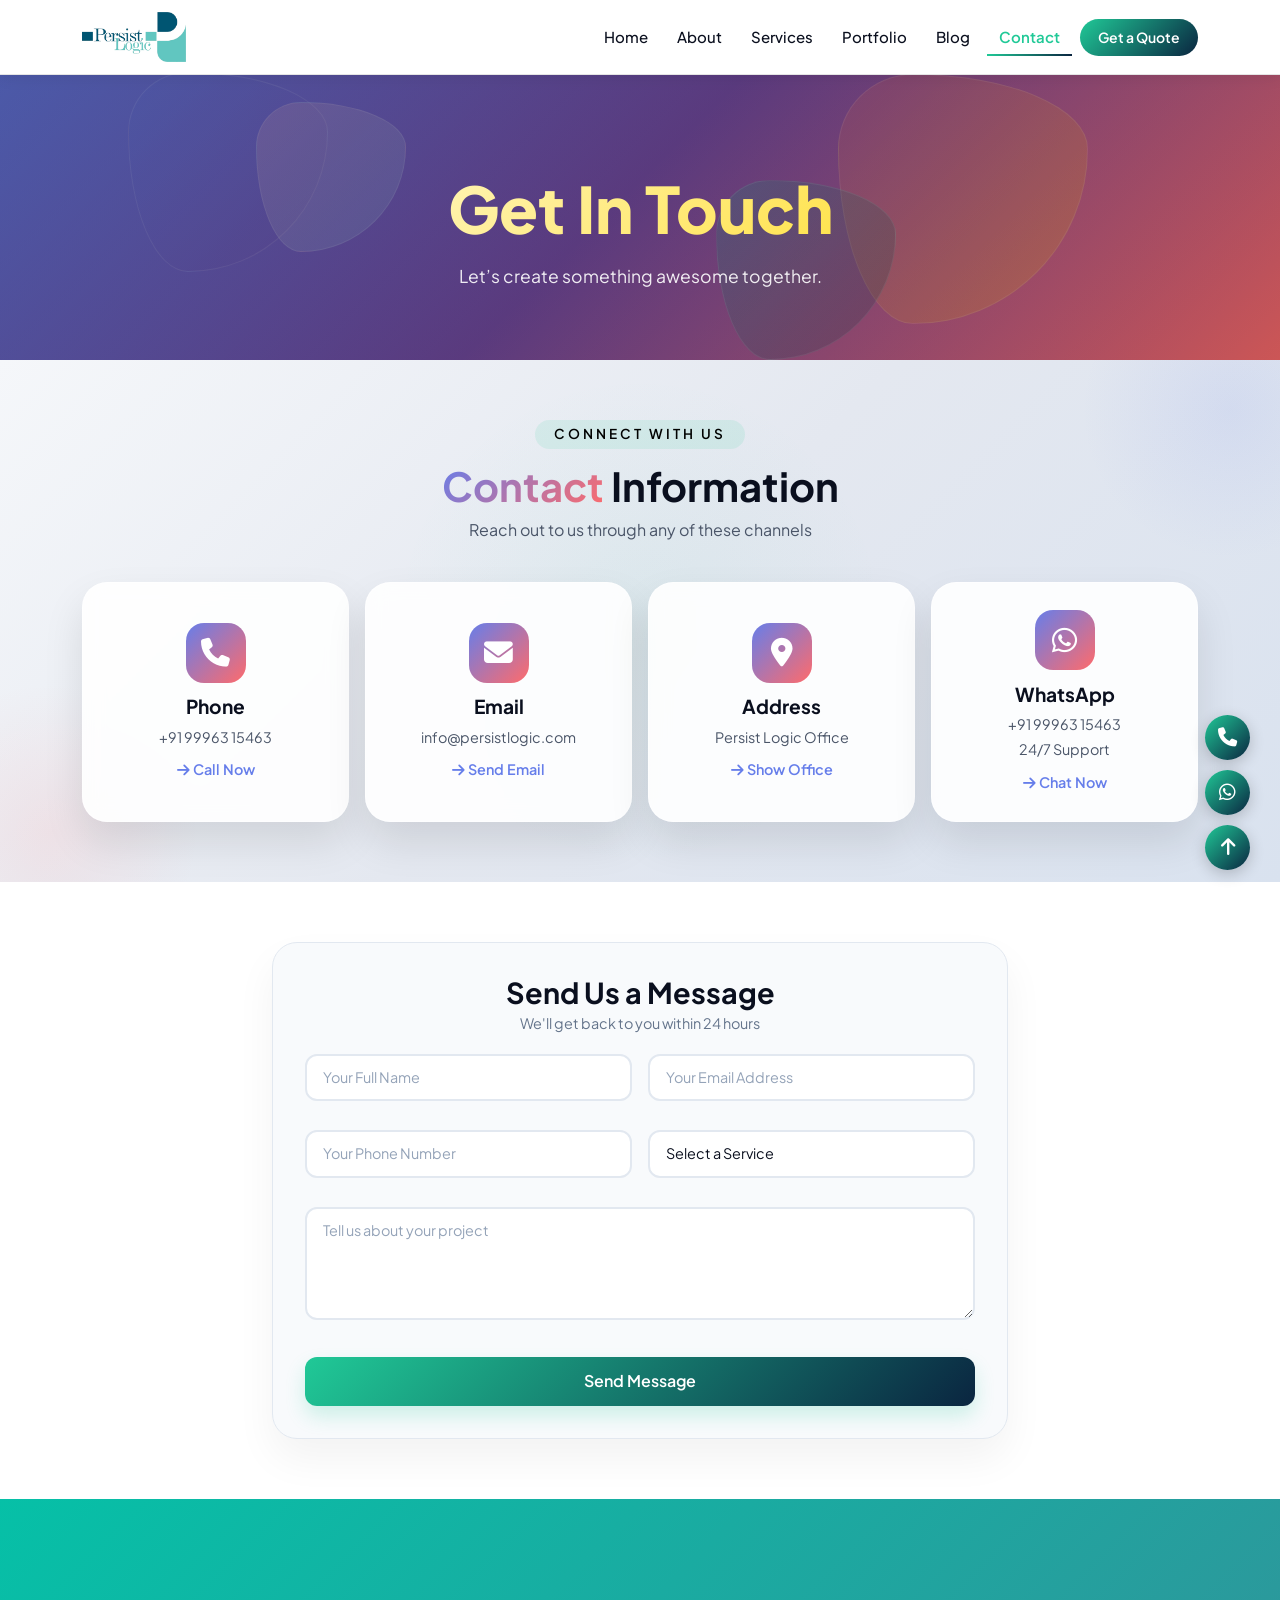
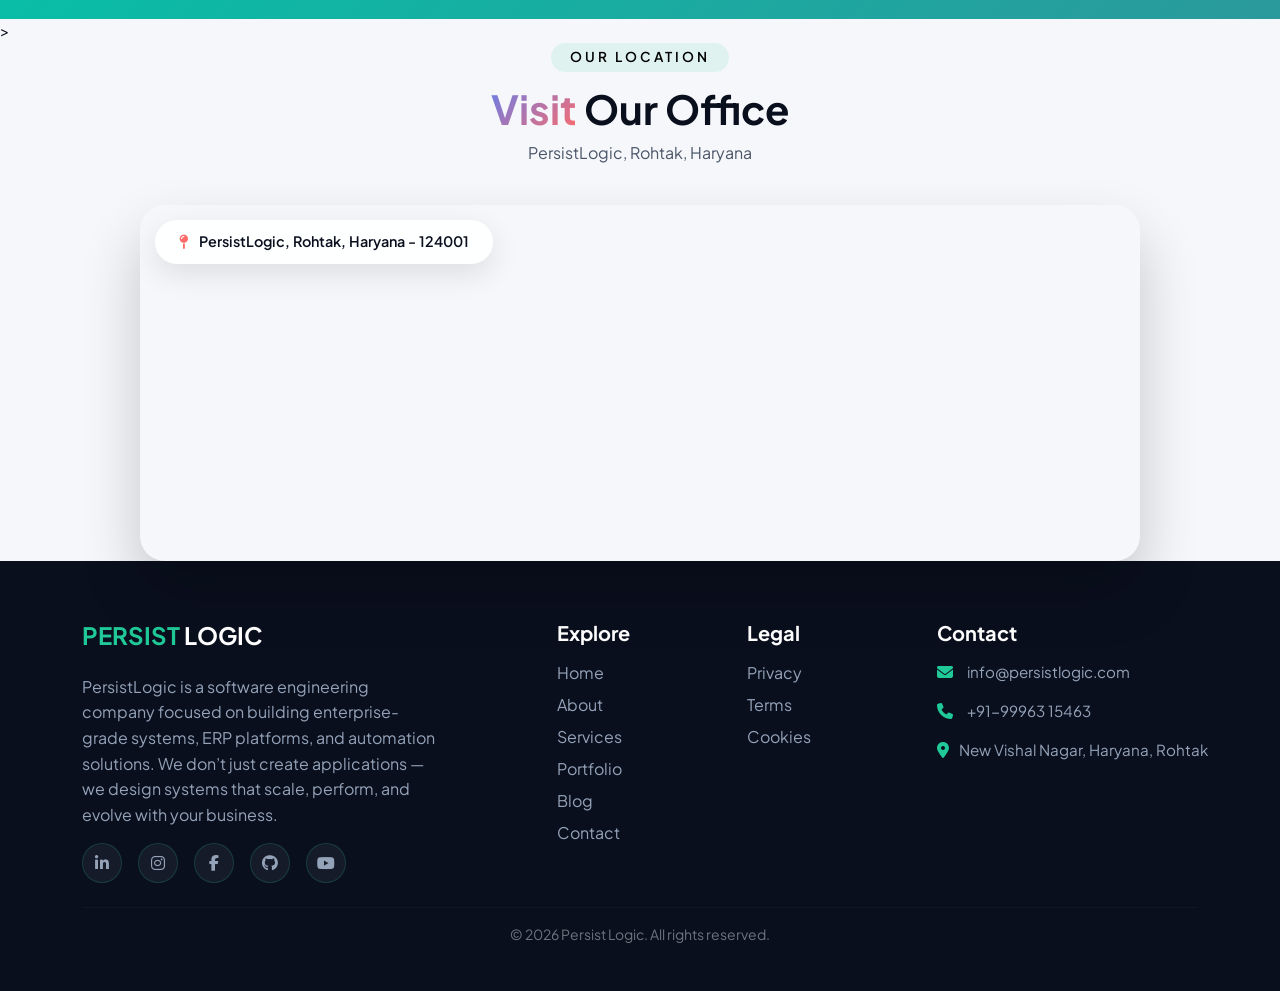
<file: contact.html>
<!DOCTYPE html>
<html lang="en">
<head>
  <meta charset="UTF-8">
  <meta name="viewport" content="width=device-width, initial-scale=1.0, user-scalable=yes">
  <title>Contact Us • Persist Logic</title>

  <!-- Fonts & Icons -->
  <link href="https://fonts.googleapis.com/css2?family=Plus+Jakarta+Sans:wght@300;400;500;600;700;800&display=swap" rel="stylesheet">
  <link rel="stylesheet" href="https://cdnjs.cloudflare.com/ajax/libs/font-awesome/6.4.0/css/all.min.css">
  
  <!-- Bootstrap 5 -->
  <link href="https://cdn.jsdelivr.net/npm/bootstrap@5.3.0/dist/css/bootstrap.min.css" rel="stylesheet">
  
  <!-- Custom CSS -->
  <link rel="stylesheet" href="css/contact.css">
  
  <!-- FAVICON -->
  <link rel="icon" type="image/png" href="images/icons/logo.png">
  <link rel="shortcut icon" href="images/icons/logo.png" type="image/x-icon">
</head>
<body>

 <!-- NAVBAR - WITH HAMBURGER BUTTON -->
<nav class="navbar navbar-expand-lg navbar-light navbar-modern fixed-top" id="navbar">
  <div class="container">
    <a class="navbar-brand" href="index.html">
      <img src="images/icons/logo.png" alt="Persist Logic" class="navbar-logo">
    </a>
    
    <!-- Hamburger Button -->
    <button class="navbar-toggler" type="button" id="hamburgerBtn">
      <span class="navbar-toggler-icon"></span>
    </button>
    
    <div class="collapse navbar-collapse" id="navbarNav">
      <!-- Logo inside Menu - Top Center -->
      <div class="menu-logo">
        <img src="images/icons/logo.png" alt="Persist Logic">
      </div>
      <ul class="navbar-nav ms-auto">
        <li class="nav-item"><a class="nav-link" href="index.html">Home</a></li>
        <li class="nav-item"><a class="nav-link" href="about.html">About</a></li>
        <li class="nav-item"><a class="nav-link" href="services.html">Services</a></li>
        <li class="nav-item"><a class="nav-link" href="portfolio.html">Portfolio</a></li>
        <li class="nav-item"><a class="nav-link" href="blog.html">Blog</a></li>
        <li class="nav-item"><a class="nav-link active" href="contact.html">Contact</a></li>
      </ul>
      <a href="contact.html" class="btn-gradient desktop-quote-btn">Get a Quote</a>
      <a href="contact.html" class="btn-gradient mobile-quote-btn">Get a Quote</a>
    </div>
  </div>
</nav>

<!-- Overlay -->
<div class="menu-overlay" id="menuOverlay"></div>

  <!-- SECTION 1 - PAGE BANNER WITH 3D ANIMATION -->
  <section class="page-banner">
    <div class="banner-3d-shapes">
      <div class="shape-3d shape-3d-1"></div>
      <div class="shape-3d shape-3d-2"></div>
      <div class="shape-3d shape-3d-3"></div>
      <div class="shape-3d shape-3d-4"></div>
    </div>
    <div class="banner-overlay"></div>
    
    <div class="container banner-content">
      <h1 class="slide-left">Get In Touch</h1>
      <p class="slide-right">Let’s create something awesome together.</p>
    </div>
  </section>

  <!-- SECTION 2 - CONTACT INFORMATION -->
  <section class="contact-info-section">
    <div class="info-bg-shapes">
      <div class="info-shape info-shape-1"></div>
      <div class="info-shape info-shape-2"></div>
      <div class="info-shape info-shape-3"></div>
    </div>

    <div class="container">
      <div class="section-title">
        <h6 class="fade-up"> CONNECT WITH US</h6>
        <h2 class="fade-up"><span>Contact</span> Information</h2>
        <p class="fade-up">Reach out to us through any of these channels</p>
      </div>

      <div class="row g-3">
        <!-- Phone Card -->
        <div class="col-lg-3 col-md-6">
          <div class="contact-info-card slide-left">
            <div class="info-icon">
              <i class="fas fa-phone"></i>
            </div>
            <h4>Phone</h4>
            <p>+91 99963 15463</p>
            <a href="tel:+919996315463"><i class="fas fa-arrow-right"></i> Call Now</a>
          </div>
        </div>

        <!-- Email Card -->
        <div class="col-lg-3 col-md-6" id="emailCard">
          <div class="contact-info-card slide-left">
            <div class="info-icon">
              <i class="fas fa-envelope"></i>
            </div>
            <h4>Email</h4>
            <p>info@persistlogic.com</p>
            <a href="mailto:info@persistlogic.com"><i class="fas fa-arrow-right"></i> Send Email</a>
          </div>
        </div>

        <!-- Address Card -->
        <div class="col-lg-3 col-md-6">
          <div class="contact-info-card slide-right">
            <div class="info-icon">
              <i class="fas fa-map-marker-alt"></i>
            </div>
            <h4>Address</h4>
            <p>Persist Logic Office</p>
             <a href="#map-section"><i class="fas fa-arrow-right"></i> Show Office</a>
          </div>
        </div>

        <!-- WhatsApp Card -->
        <div class="col-lg-3 col-md-6">
          <div class="contact-info-card slide-right">
            <div class="info-icon">
              <i class="fab fa-whatsapp"></i>
            </div>
            <h4>WhatsApp</h4>
            <p>+91 99963 15463</p>
            <p>24/7 Support</p>
            <a href="https://wa.me/919996315463" target="_blank"><i class="fas fa-arrow-right"></i> Chat Now</a>
          </div>
        </div>
      </div>
    </div>
  </section>

  <!-- SECTION 3 - CONTACT FORM -->
  <section class="contact-form-section" id="contact">
    <div class="container">
      <div class="row justify-content-center">
        <div class="col-lg-8">
          <div class="form-container zoom-in">
            <h3>Send Us a Message</h3>
            <p>We'll get back to you within 24 hours</p>

            <form id="contactForm">
              <div class="row g-3">
                <div class="col-md-6">
                  <div class="form-group">
                    <input type="text" class="form-control" id="name" placeholder="Your Full Name" required>
                  </div>
                </div>
                <div class="col-md-6">
                  <div class="form-group">
                    <input type="email" class="form-control" id="email" placeholder="Your Email Address" required>
                  </div>
                </div>
                <div class="col-md-6">
                  <div class="form-group">
                    <input type="tel" class="form-control" id="phone" placeholder="Your Phone Number">
                  </div>
                </div>
                <div class="col-md-6">
                  <div class="form-group">
                    <select class="form-control" id="service" required>
                      <option value="" disabled selected>Select a Service</option>
                      <option value="web">Web Development</option>
                      <option value="ecommerce">E-commerce Development</option>
                      <option value="mobile">Mobile App Development</option>
                      <option value="cloud">Cloud Solutions</option>
                      <option value="consulting">IT Consulting</option>
                      <option value="security">Cyber Security</option>
                      <option value="other">Other</option>
                    </select>
                  </div>
                </div>
                <div class="col-12">
                  <div class="form-group">
                    <textarea class="form-control" id="message" rows="4" placeholder="Tell us about your project" required></textarea>
                  </div>
                </div>
                <div class="col-12">
                  <button type="submit" class="submit-btn">
                    Send Message
                  </button>
                </div>
              </div>
            </form>
          </div>
        </div>
      </div>
    </div>
  </section>

  <!-- SECTION 4 - GOOGLE MAP (EXACT LOCATION) -->
  <section class="map-section" id="map-section"> </section>>
    <div class="container">
      <div class="section-title">
        <h6 class="fade-up"> OUR LOCATION</h6>
        <h2 class="fade-up"><span>Visit</span> Our Office</h2>
        <p class="fade-up">PersistLogic, Rohtak, Haryana</p>
      </div>

      <div class="map-3d-container zoom-in">
        <!-- Clickable Map Overlay -->
        <div class="map-overlay" onclick="window.open('https://www.google.com/maps/search/?api=1&query=28.903287,76.603314', '_blank')" style="cursor: pointer;">
          <p><i class="fas fa-map-pin"></i> PersistLogic, Rohtak, Haryana - 124001</p>
        </div>
        
        <!-- Map Iframe -->
        <iframe 
          class="map-container"
          src="https://www.google.com/maps/embed?pb=!1m18!1m12!1m3!1d3492.8337676462347!2d76.60331367376581!3d28.903287471737023!2m3!1f0!2f0!3f0!3m2!1i1024!2i768!4f13.1!3m3!1m2!1s0x390d8520ff715257%3A0x3ed574e6057d6cd!2sPersistLogic!5e0!3m2!1sen!2sin!4v1773722707208!5m2!1sen!2sin"
          allowfullscreen=""
          loading="lazy">
        </iframe>
      </div>
    </div>
  </section>

 <!-- FOOTER - RESPONSIVE -->
<footer class="footer">
  <div class="container">
    <div class="row gy-4">
      <div class="col-lg-4">
        <h4 class="fw-bold mb-4"><span style="color: #20c997;">PERSIST</span> LOGIC</h4>
        <p style="color: #94a3b8; margin-bottom: 1rem; line-height: 1.6;">
          PersistLogic is a software engineering company focused on building enterprise-grade systems, ERP platforms, and automation solutions. We don’t just create applications — we design systems that scale, perform, and evolve with your business.
        </p>
         <div class="d-flex gap-3">
            <a href="https://www.linkedin.com/company/persistlogic" target="_blank" class="social-icon"><i class="fab fa-linkedin-in"></i></a>
            <a href="https://www.instagram.com/persistlogic/" target="_blank" class="social-icon"><i class="fab fa-instagram"></i></a>
            <a href="https://www.facebook.com/persistlogic/"  target="_blank" class="social-icon"><i class="fab fa-facebook-f"></i></a>
            <a href="https://github.com/persistlogic" target="_blank" class="social-icon"><i class="fab fa-github"></i></a>
            <a href="https://www.youtube.com/@PersistLogic" target="_blank" class="social-icon"><i class="fab fa-youtube"></i></a>
          </div>
      </div>
      <div class="col-lg-2 offset-lg-1">
        <h5 class="fw-bold mb-3" style="color: white;">Explore</h5>
        <ul class="list-unstyled">
          <li class="mb-2"><a href="index.html">Home</a></li>
          <li class="mb-2"><a href="about.html">About</a></li>
          <li class="mb-2"><a href="services.html">Services</a></li>
          <li class="mb-2"><a href="portfolio.html">Portfolio</a></li>
          <li class="mb-2"><a href="blog.html">Blog</a></li>
          <li class="mb-2"><a href="contact.html">Contact</a></li>
        </ul>
      </div>
      <div class="col-lg-2">
        <h5 class="fw-bold mb-3" style="color: white;">Legal</h5>
        <ul class="list-unstyled">
          <li class="mb-2"><a href="#">Privacy</a></li>
          <li class="mb-2"><a href="#">Terms</a></li>
          <li class="mb-2"><a href="#">Cookies</a></li>
        </ul>
      </div>
      <div class="col-lg-3">
        <h5 class="fw-bold mb-3" style="color: white;">Contact</h5>
        <ul class="list-unstyled">
          <li class="contact-info mb-3">
            <i class="fas fa-envelope"></i>
            <a href="mailto:info@persistlogic.com" style="color: #94a3b8; text-decoration: none;">
    info@persistlogic.com
  </a>
          </li>
          <li class="contact-info mb-3">
            <i class="fas fa-phone"></i>
            <a href="tel:+919996315463" style="color: #94a3b8; text-decoration: none;">+91-99963 15463</a>
          </li>
         <li class="contact-info mb-3">
  <i class="fas fa-map-marker-alt"></i>
  <a href="#map-section" style="color: #94a3b8; text-decoration: none;">
    New Vishal Nagar, Haryana, Rohtak
  </a>
</li>
        </ul>
      </div>
    </div>
    <hr class="mt-4" style="border-color: rgba(255,255,255,0.1);">
    <p class="text-center text-secondary small mt-3">© 2026 Persist Logic. All rights reserved.</p>
  </div>
</footer>

  <!-- Floating Buttons -->
  <div class="float-buttons">
    <a href="tel:+919996315463" id="phoneFloatBtn" class="float-phone">
      <i class="fas fa-phone"></i>  
    </a>
    <a href="https://wa.me/919996315463" id="whatsappBtn">
      <i class="fab fa-whatsapp"></i>
    </a>
    <a href="#" id="backToTop">
      <i class="fas fa-arrow-up"></i>
    </a>
  </div>

  <!-- Bootstrap JS -->
  <script src="https://cdn.jsdelivr.net/npm/bootstrap@5.3.0/dist/js/bootstrap.bundle.min.js"></script>
  
  <!-- Custom JS -->
  <script src="js/contact.js"></script>
</body>
</html>
</file>
<file: css/contact.css>
/* ===== BASE STYLES ===== */
* {
  margin: 0;
  padding: 0;
  box-sizing: border-box;
}

body {
  font-family: 'Plus Jakarta Sans', sans-serif;
  background: #f5f7fa;
  color: #0a0f1e;
  overflow-x: hidden;
}

/* ===== NAVBAR - SAME AS HOME PAGE (ALL LINKS VISIBLE, NO HAMBURGER) ===== */
.navbar-modern {
  background: #ffffff !important;
  backdrop-filter: none !important;
  -webkit-backdrop-filter: none !important;
  border-bottom: 1px solid rgba(0, 0, 0, 0.1);
  padding: 12px 0 !important;
  transition: all 0.3s;
  z-index: 99999 !important;
  position: fixed !important;
  top: 0 !important;
  left: 0 !important;
  right: 0 !important;
  width: 100% !important;
  box-shadow: 0 2px 15px rgba(0, 0, 0, 0.08) !important;
}

.navbar-modern.scrolled {
  background: #ffffff !important;
  padding: 8px 0 !important;
  box-shadow: 0 4px 20px rgba(0, 0, 0, 0.1) !important;
}

/* Brand/Logo */
.navbar-brand {
  display: flex !important;
  align-items: center !important;
  padding: 0 !important;
  margin: 0 !important;
  flex-shrink: 0 !important;
}

.navbar-logo {
  height: 50px !important;
  width: auto !important;
  max-height: 50px !important;
}

/* Hide Hamburger Button */
.navbar-toggler {
  display: none !important;
}

/* Navbar Container */
.navbar-modern .container {
  display: flex !important;
  align-items: center !important;
  justify-content: space-between !important;
  width: 100% !important;
  flex-wrap: nowrap !important;
  gap: 10px !important;
}

/* Navbar Collapse - Always Visible */
.navbar-collapse {
  display: flex !important;
  flex: 1 !important;
  align-items: center !important;
  justify-content: flex-end !important;
}

/* Navbar Links */
.navbar-nav {
  display: flex !important;
  flex-direction: row !important;
  align-items: center !important;
  gap: 5px !important;
  margin: 0 !important;
  padding: 0 !important;
  flex-wrap: nowrap !important;
}

.navbar-nav .nav-item {
  display: inline-block !important;
  margin: 0 !important;
  flex-shrink: 0 !important;
}

.navbar-modern .nav-link {
  color: #0a0f1e !important;
  font-weight: 500;
  padding: 8px 12px !important;
  position: relative;
  font-size: 15px !important;
  white-space: nowrap !important;
  display: inline-block !important;
}

.navbar-modern .nav-link::before {
  content: '';
  position: absolute;
  bottom: 0;
  left: 0;
  width: 0;
  height: 2px;
  background: linear-gradient(90deg, #20c997, #0a2540);
  transition: width 0.3s;
}

.navbar-modern .nav-link:hover::before,
.navbar-modern .nav-link.active::before {
  width: 100%;
}

.navbar-modern .nav-link.active {
  color: #20c997 !important;
  font-weight: 600;
}

/* Get a Quote Button */
.btn-gradient {
  background: linear-gradient(135deg, #20c997, #0a2540);
  color: white;
  border: none;
  padding: 8px 18px !important;
  border-radius: 50px;
  font-weight: 600;
  transition: all 0.3s;
  text-decoration: none;
  display: inline-block;
  white-space: nowrap !important;
  font-size: 14px !important;
  flex-shrink: 0 !important;
  margin-left: 8px !important;
}

.btn-gradient:hover {
  transform: translateY(-2px);
  box-shadow: 0 10px 25px rgba(32, 201, 151, 0.3);
  color: white;
}

/* ===== SECTION 1 - PAGE BANNER WITH 3D ANIMATION ===== */
.page-banner {
  position: relative;
  min-height: 40vh;
  display: flex;
  align-items: center;
  justify-content: center;
  text-align: center;
  overflow: hidden;
  background: linear-gradient(135deg, #667eea 0%, #764ba2 50%, #ff6b6b 100%);
  padding-top: 100px;
}

/* 3D Floating Shapes */
.banner-3d-shapes {
  position: absolute;
  top: 0;
  left: 0;
  width: 100%;
  height: 100%;
  z-index: 0;
  perspective: 1000px;
}

.shape-3d {
  position: absolute;
  width: 150px;
  height: 150px;
  background: linear-gradient(135deg, rgba(255,255,255,0.1), rgba(255,255,255,0.05));
  border: 1px solid rgba(255,255,255,0.1);
  transform-style: preserve-3d;
  animation: float3d 15s infinite;
  border-radius: 30% 70% 70% 30% / 30% 30% 70% 70%;
}

.shape-3d-1 {
  top: 20%;
  left: 10%;
  width: 200px;
  height: 200px;
  animation: float3d 18s infinite;
  background: linear-gradient(135deg, rgba(102, 126, 234, 0.2), rgba(118, 75, 162, 0.2));
}

.shape-3d-2 {
  bottom: 10%;
  right: 15%;
  width: 250px;
  height: 250px;
  animation: float3d 20s infinite reverse;
  background: linear-gradient(135deg, rgba(255, 107, 107, 0.2), rgba(255, 215, 0, 0.2));
}

.shape-3d-3 {
  top: 50%;
  right: 30%;
  width: 180px;
  height: 180px;
  animation: float3d 22s infinite;
  background: linear-gradient(135deg, rgba(32, 201, 151, 0.2), rgba(10, 37, 64, 0.2));
}

.shape-3d-4 {
  bottom: 30%;
  left: 20%;
  width: 150px;
  height: 150px;
  animation: float3d 25s infinite reverse;
  background: linear-gradient(135deg, rgba(255, 182, 193, 0.2), rgba(135, 206, 235, 0.2));
}

@keyframes float3d {
  0%, 100% {
    transform: rotateX(0deg) rotateY(0deg) translateY(0) translateX(0);
  }
  25% {
    transform: rotateX(10deg) rotateY(10deg) translateY(-20px) translateX(15px);
  }
  50% {
    transform: rotateX(20deg) rotateY(20deg) translateY(-40px) translateX(30px);
  }
  75% {
    transform: rotateX(10deg) rotateY(10deg) translateY(-20px) translateX(15px);
  }
}

.banner-overlay {
  position: absolute;
  top: 0;
  left: 0;
  width: 100%;
  height: 100%;
  background: linear-gradient(135deg, rgba(10, 15, 30, 0.3), rgba(0, 0, 0, 0.2));
  z-index: 1;
}

.banner-content {
  position: relative;
  z-index: 2;
}

.banner-content h1 {
  font-size: 4rem;
  font-weight: 800;
  margin-bottom: 1rem;
  background: linear-gradient(135deg, #fff, #ffd700);
  -webkit-background-clip: text;
  -webkit-text-fill-color: transparent;
  animation: slideLeft 1.2s ease;
}

.banner-content p {
  font-size: 1.1rem;
  color: rgba(255,255,255,0.9);
  max-width: 600px;
  margin: 0 auto;
  animation: slideRight 1.2s ease 0.2s both;
}

/* ===== SECTION 2 - CONTACT INFO CARDS ===== */
.contact-info-section {
  padding: 60px 0;
  background: linear-gradient(135deg, #f5f7fa 0%, #e4e8f0 50%, #d9e2ef 100%);
  position: relative;
  overflow: hidden;
}

/* Animated background */
.info-bg-shapes {
  position: absolute;
  top: 0;
  left: 0;
  width: 100%;
  height: 100%;
  z-index: 0;
}

.info-shape {
  position: absolute;
  width: 300px;
  height: 300px;
  background: radial-gradient(circle, rgba(102, 126, 234, 0.1) 0%, transparent 70%);
  border-radius: 50%;
  animation: pulseGlow 8s infinite;
}

.info-shape-1 {
  top: -100px;
  right: -100px;
  animation-delay: 0s;
}

.info-shape-2 {
  bottom: -100px;
  left: -100px;
  animation-delay: 3s;
  background: radial-gradient(circle, rgba(255, 107, 107, 0.1) 0%, transparent 70%);
}

.info-shape-3 {
  top: 50%;
  left: 50%;
  transform: translate(-50%, -50%);
  width: 500px;
  height: 500px;
  animation-delay: 6s;
  background: radial-gradient(circle, rgba(32, 201, 151, 0.05) 0%, transparent 70%);
}

@keyframes pulseGlow {
  0%, 100% {
    transform: scale(1);
    opacity: 0.3;
  }
  50% {
    transform: scale(1.2);
    opacity: 0.6;
  }
}

.section-title {
  text-align: center;
  margin-bottom: 40px;
  position: relative;
  z-index: 2;
}

.section-title h6 {
  color: #010201;
  font-weight: 600;
  text-transform: uppercase;
  letter-spacing: 3px;
  font-size: 0.85rem;
  margin-bottom: 0.8rem;
  display: inline-block;
  padding: 0.4rem 1.2rem;
  background: rgba(32, 201, 151, 0.1);
  border-radius: 50px;
}

.section-title h2 {
  font-size: 2.5rem;
  font-weight: 700;
  color: #0a0f1e;
  margin-bottom: 0.5rem;
}

.section-title h2 span {
  background: linear-gradient(135deg, #667eea, #ff6b6b);
  -webkit-background-clip: text;
  -webkit-text-fill-color: transparent;
}

.section-title p {
  color: #4a5568;
  font-size: 1rem;
  max-width: 500px;
  margin: 0 auto;
}

/* 3D Contact Info Cards */
.contact-info-card {
  background: rgba(255, 255, 255, 0.9);
  backdrop-filter: blur(10px);
  border: 1px solid rgba(255, 255, 255, 0.5);
  border-radius: 25px;
  padding: 1.5rem 1.2rem;
  text-align: center;
  transition: all 0.5s;
  position: relative;
  z-index: 2;
  height: 240px;
  width: 100%;
  display: flex;
  flex-direction: column;
  justify-content: center;
  align-items: center;
  box-shadow: 0 20px 40px rgba(0, 0, 0, 0.1);
  transform-style: preserve-3d;
  perspective: 1000px;
  animation: cardFloat 6s infinite;
}

.contact-info-card:nth-child(1) { animation-delay: 0s; }
.contact-info-card:nth-child(2) { animation-delay: 1s; }
.contact-info-card:nth-child(3) { animation-delay: 2s; }
.contact-info-card:nth-child(4) { animation-delay: 3s; }

@keyframes cardFloat {
  0%, 100% {
    transform: translateY(0) rotateX(0deg);
  }
  50% {
    transform: translateY(-10px) rotateX(2deg);
  }
}

.contact-info-card:hover {
  transform: translateY(-15px) rotateX(5deg) scale(1.02);
  box-shadow: 0 40px 60px rgba(102, 126, 234, 0.3);
  border-color: #667eea;
}

.info-icon {
  width: 60px;
  height: 60px;
  background: linear-gradient(135deg, #667eea, #ff6b6b);
  border-radius: 18px;
  display: flex;
  align-items: center;
  justify-content: center;
  margin: 0 auto 0.8rem;
  font-size: 1.8rem;
  color: white;
  transition: all 0.3s;
  transform-style: preserve-3d;
}

.contact-info-card:hover .info-icon {
  transform: rotateY(180deg) scale(1.1);
}

.contact-info-card h4 {
  font-size: 1.2rem;
  font-weight: 700;
  margin-bottom: 0.5rem;
  color: #0a0f1e;
}

.contact-info-card p {
  color: #4a5568;
  font-size: 0.9rem;
  margin-bottom: 0.3rem;
  line-height: 1.4;
}

.contact-info-card a {
  color: #667eea;
  text-decoration: none;
  font-weight: 600;
  font-size: 0.9rem;
  transition: all 0.3s;
  cursor: pointer;
  margin-top: 0.5rem;
}

.contact-info-card a:hover {
  color: #ff6b6b;
}

/* ===== SECTION 3 - CONTACT FORM ===== */
.contact-form-section {
  padding: 60px 0;
  background: #ffffff;
  position: relative;
  overflow: hidden;
}

.form-container {
  background: #f8fafc;
  border: 1px solid #e2e8f0;
  border-radius: 25px;
  padding: 2rem;
  position: relative;
  z-index: 2;
  box-shadow: 0 20px 40px rgba(0, 0, 0, 0.05);
  transform-style: preserve-3d;
  animation: formFloat 8s infinite;
  max-width: 800px;
  margin: 0 auto;
}

@keyframes formFloat {
  0%, 100% {
    transform: rotateX(0deg) rotateY(0deg);
  }
  50% {
    transform: rotateX(1deg) rotateY(1deg);
  }
}

.form-container h3 {
  font-size: 1.8rem;
  font-weight: 700;
  margin-bottom: 0.2rem;
  color: #0a0f1e;
  text-align: center;
}

.form-container p {
  color: #64748b;
  text-align: center;
  margin-bottom: 1.2rem;
  font-size: 0.9rem;
}

.form-group {
  margin-bottom: 0.8rem;
  position: relative;
}

.form-group input,
.form-group select,
.form-group textarea {
  width: 100%;
  padding: 0.7rem 1rem;
  background: #ffffff;
  border: 2px solid #e2e8f0;
  border-radius: 12px;
  color: #0a0f1e;
  font-size: 0.9rem;
  transition: all 0.3s;
}

.form-group input:focus,
.form-group select:focus,
.form-group textarea:focus {
  outline: none;
  border-color: #20c997;
  box-shadow: 0 0 0 3px rgba(32, 201, 151, 0.1);
}

.form-group input::placeholder,
.form-group textarea::placeholder {
  color: #94a3b8;
}

.form-group select {
  color: #0a0f1e;
}

.form-group select option {
  background: white;
  color: #0a0f1e;
}

.submit-btn {
  width: 100%;
  padding: 0.8rem;
  background: linear-gradient(135deg, #20c997, #0a2540);
  border: none;
  border-radius: 12px;
  color: white;
  font-size: 1rem;
  font-weight: 600;
  cursor: pointer;
  transition: all 0.3s;
  position: relative;
  overflow: hidden;
  box-shadow: 0 10px 20px rgba(32, 201, 151, 0.2);
  margin-top: 0.5rem;
}

.submit-btn::before {
  content: '';
  position: absolute;
  top: 50%;
  left: 50%;
  width: 0;
  height: 0;
  border-radius: 50%;
  background: rgba(255, 255, 255, 0.3);
  transform: translate(-50%, -50%);
  transition: width 0.6s, height 0.6s;
}

.submit-btn:hover::before {
  width: 300%;
  height: 300%;
}

.submit-btn:hover {
  transform: translateY(-2px);
  box-shadow: 0 15px 25px -10px #20c997;
}

/* ===== SECTION 4 - GOOGLE MAP ===== */
.map-section {
  padding: 60px 0;
  background: linear-gradient(135deg, #06c0a7, #2b999c);
  position: relative;
  overflow: hidden;
}

.map-3d-container {
  position: relative;
  border-radius: 25px;
  overflow: hidden;
  box-shadow: 0 30px 60px rgba(0, 0, 0, 0.2);
  transform-style: preserve-3d;
  animation: mapFloat 10s infinite;
  z-index: 2;
  max-width: 1000px;
  margin: 0 auto;
}

@keyframes mapFloat {
  0%, 100% {
    transform: rotateX(0deg) rotateY(0deg);
  }
  50% {
    transform: rotateX(1deg) rotateY(1deg);
  }
}

.map-container {
  width: 100%;
  height: 350px;
  border: none;
}

.map-overlay {
  position: absolute;
  top: 15px;
  left: 15px;
  background: rgba(255, 255, 255, 0.9);
  backdrop-filter: blur(10px);
  padding: 0.7rem 1.5rem;
  border-radius: 40px;
  box-shadow: 0 10px 30px rgba(0,0,0,0.1);
  z-index: 3;
  cursor: pointer;
  transition: all 0.3s;
}

.map-overlay:hover {
  background: rgba(255, 255, 255, 1);
  transform: scale(1.02);
}

.map-overlay p {
  margin: 0;
  color: #0a0f1e;
  font-weight: 600;
  font-size: 0.9rem;
}

.map-overlay i {
  color: #ff6b6b;
  margin-right: 8px;
}

/* ===== FLOATING BUTTONS ===== */
.float-buttons {
  position: fixed;
  bottom: 30px;
  right: 30px;
  z-index: 99;
  display: flex;
  flex-direction: column;
  gap: 10px;
}

.float-buttons a {
  width: 45px;
  height: 45px;
  background: linear-gradient(135deg, #20c997, #0a2540);
  border-radius: 50%;
  display: flex;
  align-items: center;
  justify-content: center;
  color: white;
  font-size: 1.2rem;
  transition: all 0.3s;
  text-decoration: none;
  cursor: pointer;
  box-shadow: 0 4px 15px rgba(0, 0, 0, 0.2);
}

.float-buttons a:hover {
  transform: scale(1.1) rotate(360deg);
  box-shadow: 0 10px 30px rgba(32, 201, 151, 0.5);
}

/* ===== FOOTER ===== */
.footer {
  background: #0a0f1e;
  padding: 60px 0 30px;
}

.footer h4, .footer h5 {
  color: white;
}

.footer a {
  color: #94a3b8;
  text-decoration: none;
  transition: all 0.3s;
}

.footer a:hover {
  color: #20c997;
}

.footer .contact-info {
  display: flex;
  align-items: center;
  gap: 10px;
  margin-bottom: 0.8rem;
}

.footer .contact-info i {
  width: 20px;
  color: #20c997;
}

.footer .contact-info span,
.footer .contact-info a {
  color: #94a3b8;
  font-size: 0.95rem;
}

.social-icon {
  width: 40px;
  height: 40px;
  background: rgba(255,255,255,0.05);
  border: 1px solid rgba(32,201,151,0.2);
  border-radius: 50%;
  display: flex;
  align-items: center;
  justify-content: center;
  color: white;
  transition: all 0.3s;
}

.social-icon:hover {
  background: #20c997;
  transform: translateY(-5px);
}

/* ===== ANIMATION CLASSES ===== */
.slide-left {
  animation: slideLeft 1.2s ease forwards;
}

@keyframes slideLeft {
  0% {
    opacity: 0;
    transform: translateX(-100px);
  }
  100% {
    opacity: 1;
    transform: translateX(0);
  }
}

.slide-right {
  animation: slideRight 1.2s ease forwards;
}

@keyframes slideRight {
  0% {
    opacity: 0;
    transform: translateX(100px);
  }
  100% {
    opacity: 1;
    transform: translateX(0);
  }
}

.fade-up {
  animation: fadeUp 1.2s ease forwards;
}

@keyframes fadeUp {
  0% {
    opacity: 0;
    transform: translateY(50px);
  }
  100% {
    opacity: 1;
    transform: translateY(0);
  }
}

.zoom-in {
  animation: zoomIn 1s ease forwards;
}

@keyframes zoomIn {
  0% {
    opacity: 0;
    transform: scale(0.9);
  }
  100% {
    opacity: 1;
    transform: scale(1);
  }
}

/* ===== RESPONSIVE STYLES ===== */
@media (max-width: 1200px) {
  .container {
    max-width: 95%;
  }
  
  .banner-content h1 {
    font-size: 3.5rem;
  }
  
  .section-title h2 {
    font-size: 2.2rem;
  }
}

@media (max-width: 991px) {
  .navbar-modern .nav-link {
    padding: 6px 8px !important;
    font-size: 13px !important;
  }
  .btn-gradient {
    padding: 6px 12px !important;
    font-size: 12px !important;
  }
  .navbar-logo {
    height: 40px !important;
  }
}

@media (max-width: 768px) {
  .navbar-modern .container {
    overflow-x: auto !important;
    justify-content: flex-start !important;
    gap: 5px !important;
    padding: 0 10px !important;
  }
  .navbar-brand {
    margin-right: 10px !important;
  }
  .navbar-collapse {
    display: flex !important;
    flex: auto !important;
  }
  .navbar-nav {
    gap: 2px !important;
  }
  .navbar-modern .nav-link {
    padding: 5px 6px !important;
    font-size: 11px !important;
  }
  .btn-gradient {
    padding: 5px 10px !important;
    font-size: 11px !important;
  }
  
  /* ===== BANNER SECTION - FIX (Heading Top Se Margin) ===== */
  .page-banner {
    min-height: 28vh !important;
    padding-top: 90px !important;
    padding-bottom: 30px !important;
    margin-top: 0 !important;
  }
  
  .banner-content h1 {
    font-size: 2.5rem !important;
    margin-top: 0 !important;
    margin-bottom: 10px !important;
  }
  
  .banner-content p {
    font-size: 0.9rem !important;
    margin-top: 0 !important;
  }
  
  .section-title h2 {
    font-size: 2rem;
  }
  
  .contact-info-card {
    height: 200px;
    margin-bottom: 15px;
  }
  
  .form-container {
    padding: 1.5rem;
  }
  
  .map-container {
    height: 250px;
  }
  
  .map-overlay {
    top: 10px;
    left: 10px;
    padding: 0.4rem 1rem;
  }

  .navbar-logo {
    height: 40px !important;
  }
  
  /* ===== FOOTER - SOCIAL ICONS CENTER ===== */
  .footer .col-lg-4,
  .footer .col-lg-2,
  .footer .col-lg-3 {
    text-align: center;
    margin-bottom: 30px;
  }
  
  .footer .contact-info {
    justify-content: center;
  }
  
  .footer .d-flex {
    justify-content: center !important;
  }
}

@media (max-width: 576px) {
  .navbar-modern .container {
    overflow-x: auto !important;
    -webkit-overflow-scrolling: touch !important;
    scrollbar-width: thin !important;
  }
  .navbar-modern .container::-webkit-scrollbar {
    height: 3px !important;
  }
  .navbar-modern .nav-link {
    padding: 4px 5px !important;
    font-size: 10px !important;
  }
  .btn-gradient {
    padding: 4px 8px !important;
    font-size: 10px !important;
  }
  .navbar-logo {
    height: 40px !important;
  }
  
  /* ===== BANNER SECTION - SMALL PHONE (Heading Top Se Margin) ===== */
  .page-banner {
    min-height: 28vh !important;
    padding-top: 70px !important;
    padding-bottom: 30px !important;
    margin-top: 0 !important;
  }
  
  .banner-content h1 {
    font-size: 2rem !important;
  }
  
  .banner-content p {
    font-size: 0.85rem !important;
  }
  
  .section-title h2 {
    font-size: 1.8rem;
  }
  
  .contact-info-card {
    height: 180px;
    padding: 1rem;
  }
  
  .info-icon {
    width: 50px;
    height: 50px;
    font-size: 1.5rem;
  }
  
  .contact-info-card h4 {
    font-size: 1rem;
  }
  
  .contact-info-card p {
    font-size: 0.8rem;
  }
  
  .form-container h3 {
    font-size: 1.5rem;
  }
  
  .float-buttons a {
    width: 40px;
    height: 40px;
    font-size: 1rem;
  }
}

.contact-info a {
  display: inline-block;
  white-space: nowrap;
}




/* ===== HAMBURGER BUTTON WITH CROSS EFFECT ===== */

.navbar-toggler {
  border: none !important;
  background: transparent !important;
  padding: 8px 10px !important;
  border-radius: 8px !important;
  margin-left: auto !important;
  display: block !important;
  cursor: pointer !important;
  transition: all 0.3s ease !important;
}

.navbar-toggler:focus {
  box-shadow: none !important;
  outline: none !important;
}

.navbar-toggler-icon {
  background-image: none !important;
  position: relative !important;
  width: 28px !important;
  height: 2px !important;
  background: #0a0f1e !important;
  border-radius: 2px !important;
  display: block !important;
  transition: all 0.3s ease !important;
}

.navbar-toggler-icon::before,
.navbar-toggler-icon::after {
  content: '' !important;
  position: absolute !important;
  width: 28px !important;
  height: 2px !important;
  background: #0a0f1e !important;
  border-radius: 2px !important;
  transition: all 0.3s ease !important;
  left: 0 !important;
}

.navbar-toggler-icon::before {
  top: -8px !important;
}

.navbar-toggler-icon::after {
  bottom: -8px !important;
}

/* Jab menu CLOSED ho - ☰ Three Lines */
.navbar-toggler:not(.collapsed) .navbar-toggler-icon {
  background: #0a0f1e !important;
}

.navbar-toggler:not(.collapsed) .navbar-toggler-icon::before {
  top: -8px !important;
  transform: none !important;
}

.navbar-toggler:not(.collapsed) .navbar-toggler-icon::after {
  bottom: -8px !important;
  transform: none !important;
}

/* Jab menu OPEN ho - ✕ Cross */
.navbar-toggler.collapsed .navbar-toggler-icon {
  background: transparent !important;
}

.navbar-toggler.collapsed .navbar-toggler-icon::before {
  transform: rotate(45deg) !important;
  top: 0 !important;
}

.navbar-toggler.collapsed .navbar-toggler-icon::after {
  transform: rotate(-45deg) !important;
  bottom: 0 !important;
}

/* Menu Logo - Top Center */
.menu-logo {
  text-align: center !important;
  margin-bottom: 30px !important;
  padding-bottom: 15px !important;
  border-bottom: 2px solid rgba(32, 201, 151, 0.3) !important;
}

.menu-logo img {
  height: 50px !important;
  width: auto !important;
}

/* Mobile Quote Button */
.mobile-quote-btn {
  display: none !important;
}

.desktop-quote-btn {
  display: inline-block !important;
}

/* Overlay Background */
.menu-overlay {
  position: fixed;
  top: 0;
  left: 0;
  width: 100%;
  height: 100%;
  background: rgba(0, 0, 0, 0.5);
  z-index: 1040;
  display: none;
}

.menu-overlay.show {
  display: block;
}

/* ===== MOBILE VIEW - LEFT SIDE SLIDE ===== */
@media (max-width: 991px) {
  .navbar-toggler {
    display: block !important;
  }
  
  .desktop-quote-btn {
    display: none !important;
  }
  
  .mobile-quote-btn {
    display: inline-block !important;
    margin-top: 20px !important;
    width: 100% !important;
    text-align: center !important;
  }
  
  /* Menu - LEFT SE SLIDE OPEN */
  @media (max-width: 991px) {
  .navbar-collapse {
    display: none !important;
    position: fixed !important;
    top: 0 !important;
    left: -280px !important;
    width: 280px !important;
    height: 100vh !important;
    background: #ffffff !important;
    box-shadow: 2px 0 20px rgba(0, 0, 0, 0.1) !important;
    transition: left 0.3s ease !important;
    z-index: 1050 !important;
    padding: 20px 20px 30px !important;  /* 80px se 20px kar diya */
    overflow-y: auto !important;
  }
}
  
  .navbar-collapse.show {
    display: block !important;
    left: 0 !important;
  }
  
  /* Show logo inside menu on mobile */
  .menu-logo {
    display: block !important;
  }
  
  .navbar-nav {
    flex-direction: column !important;
    align-items: flex-start !important;
    gap: 10px !important;
    width: 100% !important;
    padding: 0 !important;
    margin: 0 !important;
  }
  
  .navbar-nav .nav-item {
    width: 100% !important;
    border-bottom: 1px solid #e2e8f0 !important;
  }
  
  .navbar-modern .nav-link {
    padding: 12px 0 !important;
    font-size: 18px !important;
    display: block !important;
    color: #0a0f1e !important;
  }
  
  .navbar-modern .nav-link.active {
    color: #20c997 !important;
  }
  
  .navbar-modern .nav-link::before {
    display: none !important;
  }
}

@media (min-width: 992px) {
  .navbar-toggler {
    display: none !important;
  }
  
  .navbar-collapse {
    display: flex !important;
    flex-basis: auto !important;
  }
  
  .navbar-nav {
    flex-direction: row !important;
    align-items: center !important;
    gap: 5px !important;
    padding: 0 !important;
  }
  
  .navbar-nav .nav-item {
    width: auto !important;
    border-bottom: none !important;
  }
  
  .navbar-modern .nav-link {
    padding: 8px 12px !important;
    font-size: 15px !important;
    white-space: nowrap !important;
    color: #0a0f1e !important;
    position: relative !important;
  }
  
  .navbar-modern .nav-link::before {
    content: '';
    position: absolute;
    bottom: 0;
    left: 0;
    width: 0;
    height: 2px;
    background: linear-gradient(90deg, #20c997, #0a2540);
    transition: width 0.3s;
  }
  
  .navbar-modern .nav-link:hover::before,
  .navbar-modern .nav-link.active::before {
    width: 100%;
  }
  
  .navbar-modern .nav-link.active {
    color: #20c997 !important;
  }
  
  .desktop-quote-btn {
    display: inline-block !important;
    margin-left: 8px !important;
  }
  
  .mobile-quote-btn {
    display: none !important;
  }
  
  .menu-overlay {
    display: none !important;
  }
  
  .menu-logo {
    display: none !important;
  }
}

.btn-gradient {
  background: linear-gradient(135deg, #20c997, #0a2540);
  color: white;
  border: none;
  padding: 8px 18px !important;
  border-radius: 50px;
  font-weight: 600;
  transition: all 0.3s;
  text-decoration: none;
  display: inline-block;
  white-space: nowrap !important;
  font-size: 14px !important;
  flex-shrink: 0 !important;
}

.btn-gradient:hover {
  transform: translateY(-2px);
  box-shadow: 0 10px 25px rgba(32, 201, 151, 0.3);
  color: white;
}
</file>
